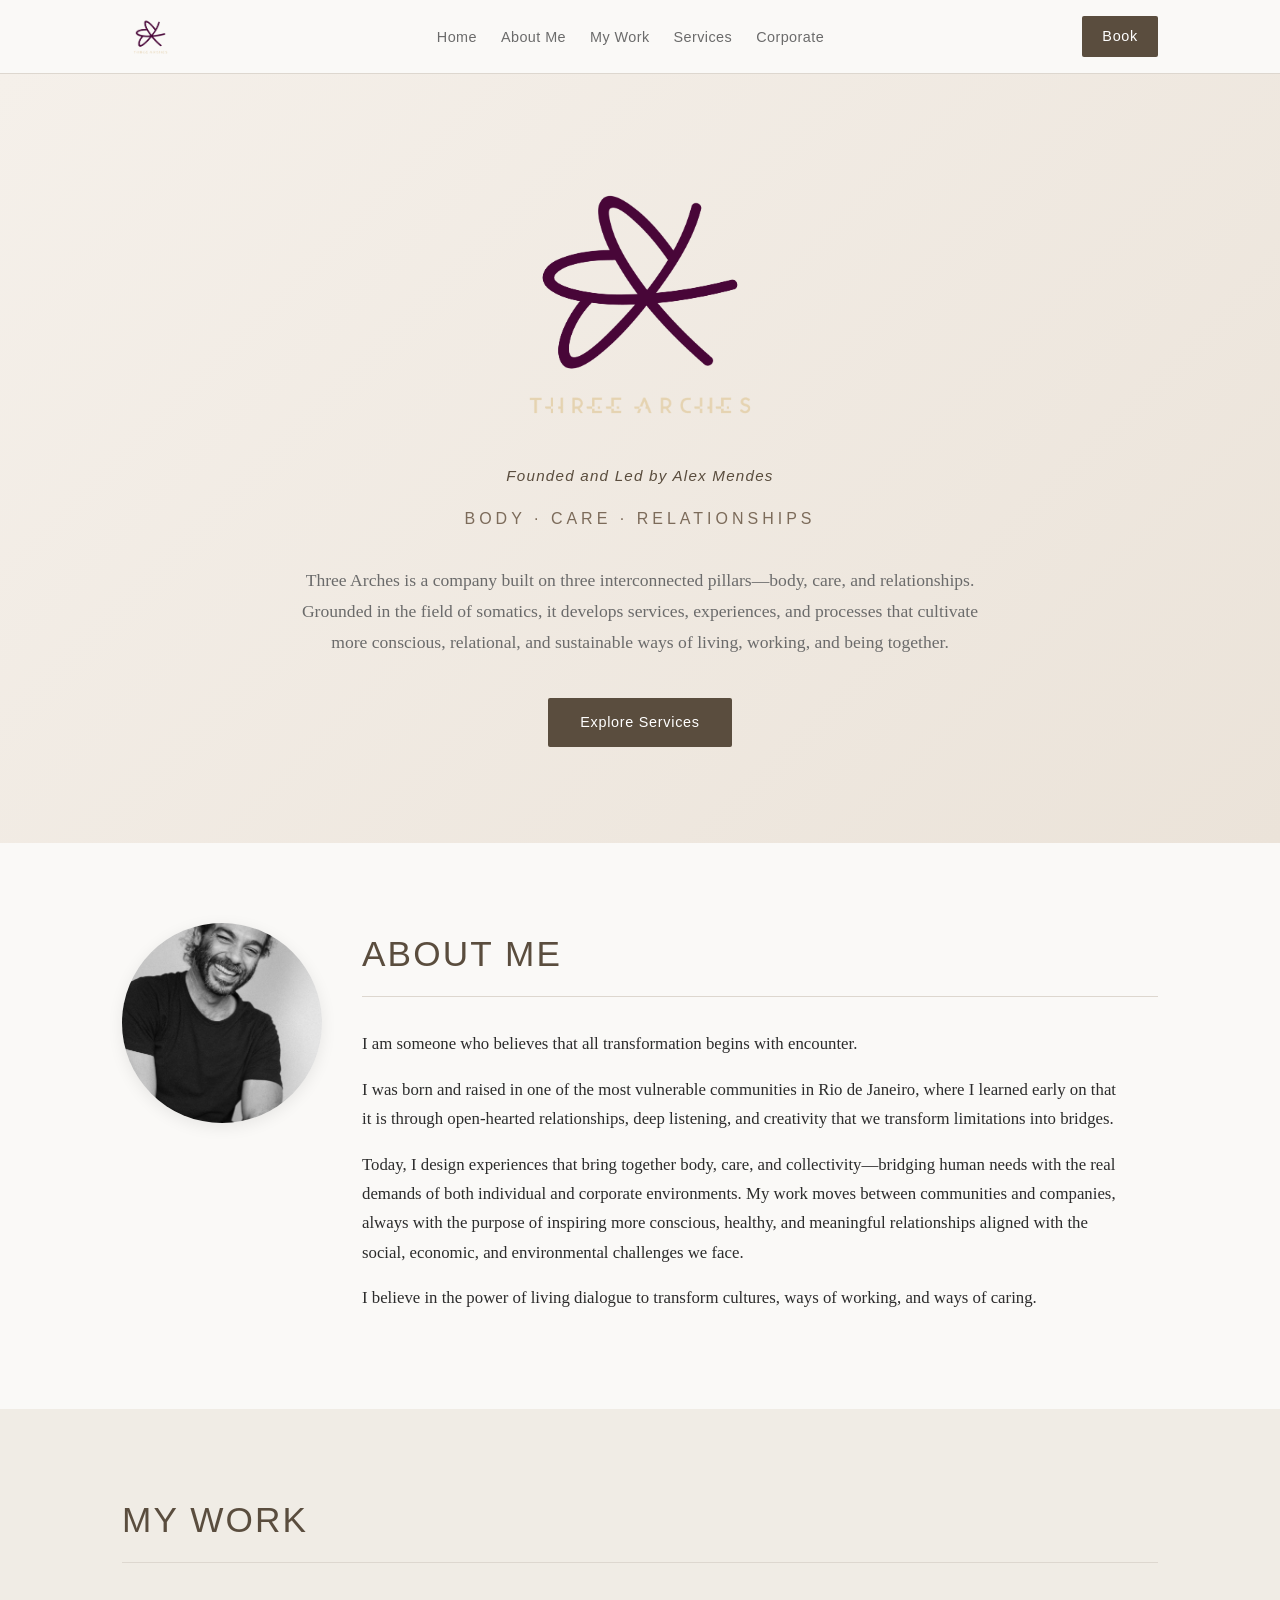
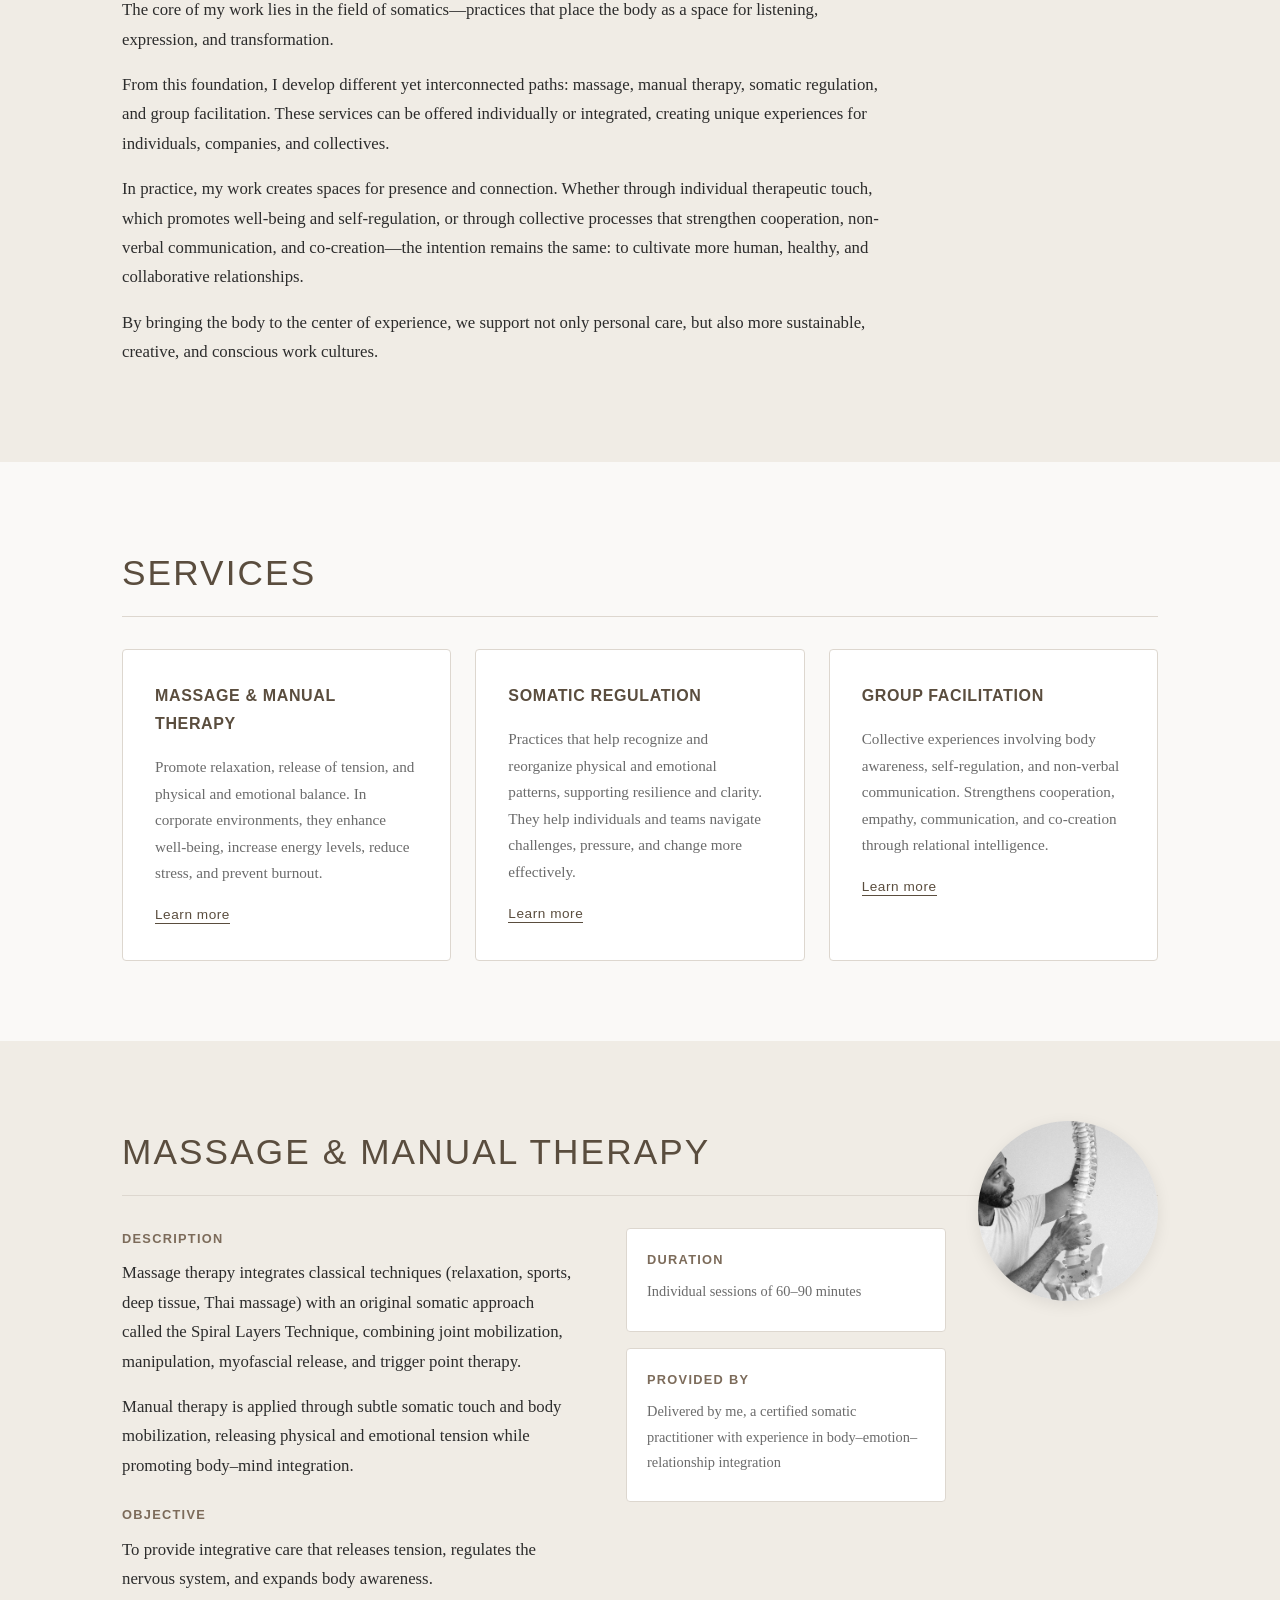
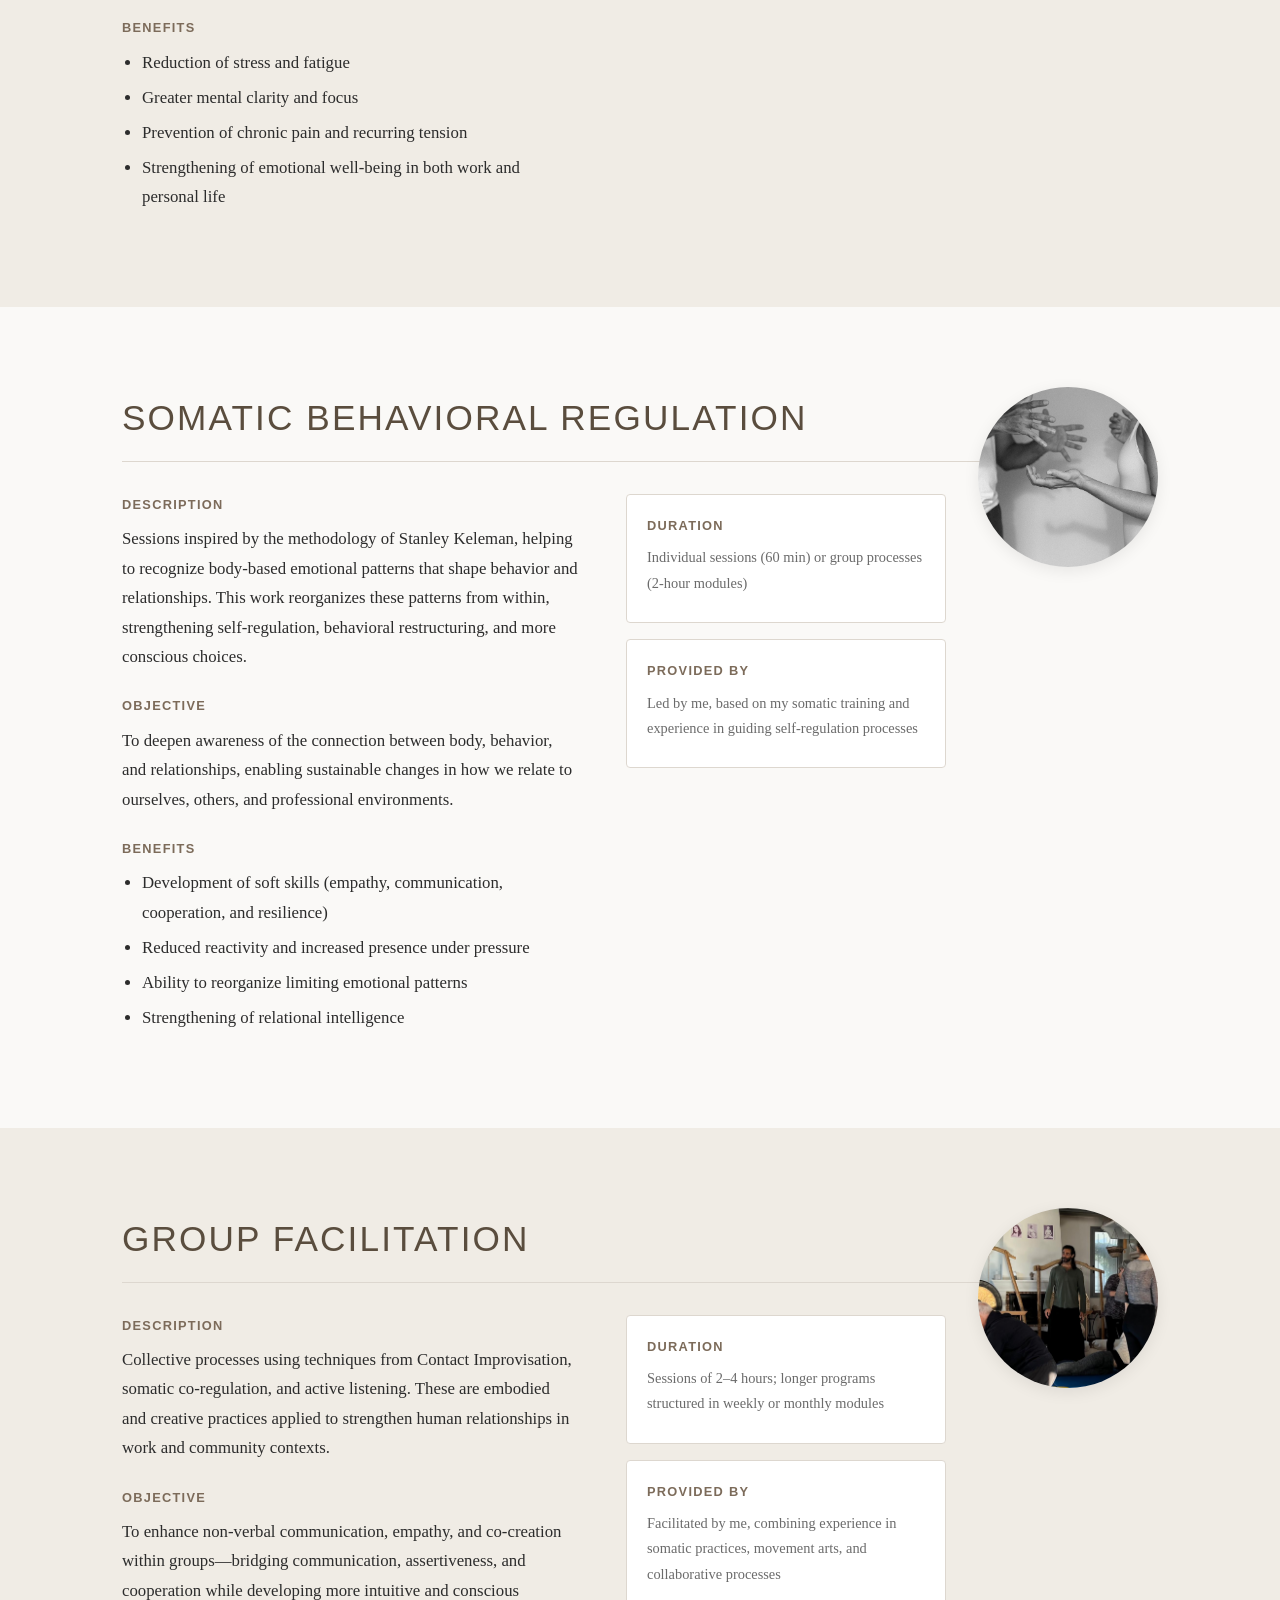
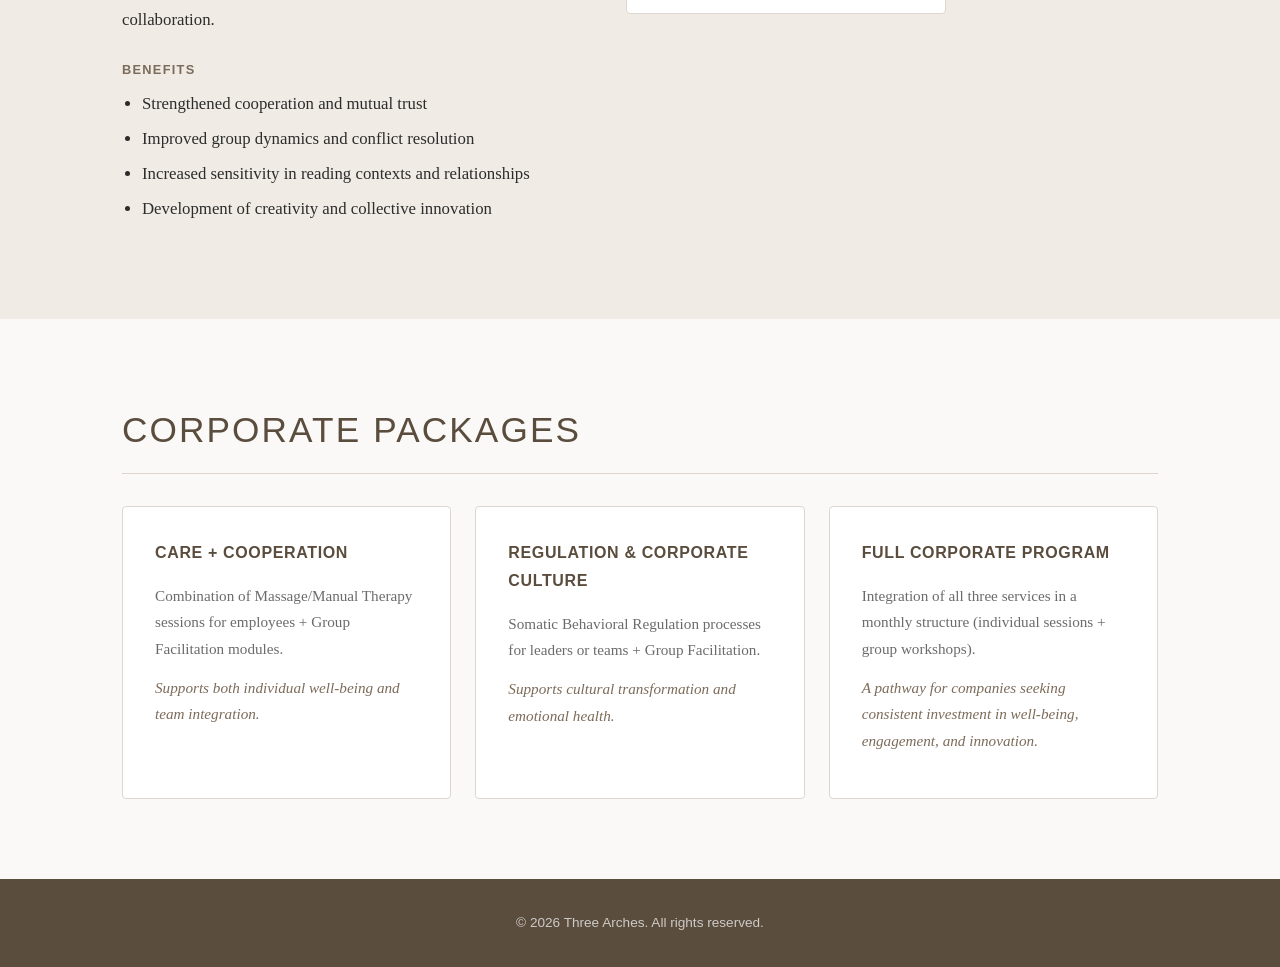
<file: index.html>
<!DOCTYPE html>
<html lang="en">
<head>
  <meta charset="UTF-8" />
  <meta name="viewport" content="width=device-width, initial-scale=1.0" />
  <title>Three Arches</title>
  <link rel="stylesheet" href="style.css" />
</head>
<body>

  <header>
    <nav>
      <a href="#home" class="logo">
        <img src="images/Three-Arches-Logo-A-Vinho.png" alt="Three Arches" />
      </a>
      <ul>
        <li><a href="#home">Home</a></li>
        <li><a href="#about">About Me</a></li>
        <li><a href="#work">My Work</a></li>
        <li><a href="#services">Services</a></li>
        <li><a href="#corporate">Corporate</a></li>
      </ul>
      <a href="booking.html" class="nav-book">Book</a>
    </nav>
  </header>

  <!-- HOME -->
  <section id="home" class="hero">
    <div class="container">
      <img src="images/Three-Arches-Logo-A-Vinho.png" alt="Three Arches" class="hero-logo" />
      <p class="founder">Founded and Led by Alex Mendes</p>
      <p class="tagline">Body · Care · Relationships</p>
      <p class="intro">
        Three Arches is a company built on three interconnected pillars—body, care, and relationships.
        Grounded in the field of somatics, it develops services, experiences, and processes that cultivate
        more conscious, relational, and sustainable ways of living, working, and being together.
      </p>
      <a href="#services" class="btn">Explore Services</a>
    </div>
  </section>

  <!-- ABOUT ME -->
  <section id="about" class="section">
    <div class="container about-grid">
      <div class="about-photo">
        <img src="images/alexandre2.jpeg" alt="Portrait" />
      </div>
      <div class="about-text">
      <h2>About Me</h2>
      <p>
        I am someone who believes that all transformation begins with encounter.
      </p>
      <p>
        I was born and raised in one of the most vulnerable communities in Rio de Janeiro, where I learned
        early on that it is through open-hearted relationships, deep listening, and creativity that we
        transform limitations into bridges.
      </p>
      <p>
        Today, I design experiences that bring together body, care, and collectivity—bridging human needs
        with the real demands of both individual and corporate environments. My work moves between communities
        and companies, always with the purpose of inspiring more conscious, healthy, and meaningful relationships
        aligned with the social, economic, and environmental challenges we face.
      </p>
      <p>
        I believe in the power of living dialogue to transform cultures, ways of working, and ways of caring.
      </p>
      </div>
    </div>
  </section>

  <!-- MY WORK -->
  <section id="work" class="section section-alt">
    <div class="container">
      <h2>My Work</h2>
      <p>
        The core of my work lies in the field of somatics—practices that place the body as a space for
        listening, expression, and transformation.
      </p>
      <p>
        From this foundation, I develop different yet interconnected paths: massage, manual therapy, somatic
        regulation, and group facilitation. These services can be offered individually or integrated, creating
        unique experiences for individuals, companies, and collectives.
      </p>
      <p>
        In practice, my work creates spaces for presence and connection. Whether through individual therapeutic
        touch, which promotes well-being and self-regulation, or through collective processes that strengthen
        cooperation, non-verbal communication, and co-creation—the intention remains the same: to cultivate
        more human, healthy, and collaborative relationships.
      </p>
      <p>
        By bringing the body to the center of experience, we support not only personal care, but also more
        sustainable, creative, and conscious work cultures.
      </p>
    </div>
  </section>

  <!-- SERVICES OVERVIEW -->
  <section id="services" class="section">
    <div class="container">
      <h2>Services</h2>
      <div class="cards">

        <div class="card">
          <h3>Massage &amp; Manual Therapy</h3>
          <p>
            Promote relaxation, release of tension, and physical and emotional balance. In corporate
            environments, they enhance well-being, increase energy levels, reduce stress, and prevent burnout.
          </p>
          <a href="#massage" class="btn-link">Learn more</a>
        </div>

        <div class="card">
          <h3>Somatic Regulation</h3>
          <p>
            Practices that help recognize and reorganize physical and emotional patterns, supporting resilience
            and clarity. They help individuals and teams navigate challenges, pressure, and change more effectively.
          </p>
          <a href="#regulation" class="btn-link">Learn more</a>
        </div>

        <div class="card">
          <h3>Group Facilitation</h3>
          <p>
            Collective experiences involving body awareness, self-regulation, and non-verbal communication.
            Strengthens cooperation, empathy, communication, and co-creation through relational intelligence.
          </p>
          <a href="#facilitation" class="btn-link">Learn more</a>
        </div>

      </div>
    </div>
  </section>

  <!-- SERVICE DETAIL: MASSAGE -->
  <section id="massage" class="section section-alt">
    <div class="container">
      <div class="service-photo">
        <img src="images/alexandre1.jpeg" alt="Massage and Manual Therapy" />
      </div>
      <h2>Massage &amp; Manual Therapy</h2>
      <div class="service-detail">
        <div>
          <h4>Description</h4>
          <p>
            Massage therapy integrates classical techniques (relaxation, sports, deep tissue, Thai massage)
            with an original somatic approach called the Spiral Layers Technique, combining joint mobilization,
            manipulation, myofascial release, and trigger point therapy.
          </p>
          <p>
            Manual therapy is applied through subtle somatic touch and body mobilization, releasing physical
            and emotional tension while promoting body–mind integration.
          </p>

          <h4>Objective</h4>
          <p>
            To provide integrative care that releases tension, regulates the nervous system, and expands
            body awareness.
          </p>

          <h4>Benefits</h4>
          <ul>
            <li>Reduction of stress and fatigue</li>
            <li>Greater mental clarity and focus</li>
            <li>Prevention of chronic pain and recurring tension</li>
            <li>Strengthening of emotional well-being in both work and personal life</li>
          </ul>
        </div>
        <div class="service-meta">
          <div class="meta-block">
            <h4>Duration</h4>
            <p>Individual sessions of 60–90 minutes</p>
          </div>
          <div class="meta-block">
            <h4>Provided by</h4>
            <p>Delivered by me, a certified somatic practitioner with experience in body–emotion–relationship integration</p>
          </div>
        </div>
      </div>
    </div>
  </section>

  <!-- SERVICE DETAIL: REGULATION -->
  <section id="regulation" class="section">
    <div class="container">
      <div class="service-photo">
        <img src="images/alesandre5.jpeg" alt="Somatic Behavioral Regulation" />
      </div>
      <h2>Somatic Behavioral Regulation</h2>
      <div class="service-detail">
        <div>
          <h4>Description</h4>
          <p>
            Sessions inspired by the methodology of Stanley Keleman, helping to recognize body-based
            emotional patterns that shape behavior and relationships. This work reorganizes these patterns
            from within, strengthening self-regulation, behavioral restructuring, and more conscious choices.
          </p>

          <h4>Objective</h4>
          <p>
            To deepen awareness of the connection between body, behavior, and relationships, enabling
            sustainable changes in how we relate to ourselves, others, and professional environments.
          </p>

          <h4>Benefits</h4>
          <ul>
            <li>Development of soft skills (empathy, communication, cooperation, and resilience)</li>
            <li>Reduced reactivity and increased presence under pressure</li>
            <li>Ability to reorganize limiting emotional patterns</li>
            <li>Strengthening of relational intelligence</li>
          </ul>
        </div>
        <div class="service-meta">
          <div class="meta-block">
            <h4>Duration</h4>
            <p>Individual sessions (60 min) or group processes (2-hour modules)</p>
          </div>
          <div class="meta-block">
            <h4>Provided by</h4>
            <p>Led by me, based on my somatic training and experience in guiding self-regulation processes</p>
          </div>
        </div>
      </div>
    </div>
  </section>

  <!-- SERVICE DETAIL: FACILITATION -->
  <section id="facilitation" class="section section-alt">
    <div class="container">
      <div class="service-photo">
        <img src="images/alexandre5.jpg" alt="Group Facilitation" />
      </div>
      <h2>Group Facilitation</h2>
      <div class="service-detail">
        <div>
          <h4>Description</h4>
          <p>
            Collective processes using techniques from Contact Improvisation, somatic co-regulation, and
            active listening. These are embodied and creative practices applied to strengthen human
            relationships in work and community contexts.
          </p>

          <h4>Objective</h4>
          <p>
            To enhance non-verbal communication, empathy, and co-creation within groups—bridging
            communication, assertiveness, and cooperation while developing more intuitive and conscious
            collaboration.
          </p>

          <h4>Benefits</h4>
          <ul>
            <li>Strengthened cooperation and mutual trust</li>
            <li>Improved group dynamics and conflict resolution</li>
            <li>Increased sensitivity in reading contexts and relationships</li>
            <li>Development of creativity and collective innovation</li>
          </ul>
        </div>
        <div class="service-meta">
          <div class="meta-block">
            <h4>Duration</h4>
            <p>Sessions of 2–4 hours; longer programs structured in weekly or monthly modules</p>
          </div>
          <div class="meta-block">
            <h4>Provided by</h4>
            <p>Facilitated by me, combining experience in somatic practices, movement arts, and collaborative processes</p>
          </div>
        </div>
      </div>
    </div>
  </section>

  <!-- CORPORATE PACKAGES -->
  <section id="corporate" class="section">
    <div class="container">
      <h2>Corporate Packages</h2>
      <div class="cards">

        <div class="card">
          <h3>Care + Cooperation</h3>
          <p>
            Combination of Massage/Manual Therapy sessions for employees + Group Facilitation modules.
          </p>
          <p class="highlight">Supports both individual well-being and team integration.</p>
        </div>

        <div class="card">
          <h3>Regulation &amp; Corporate Culture</h3>
          <p>
            Somatic Behavioral Regulation processes for leaders or teams + Group Facilitation.
          </p>
          <p class="highlight">Supports cultural transformation and emotional health.</p>
        </div>

        <div class="card">
          <h3>Full Corporate Program</h3>
          <p>
            Integration of all three services in a monthly structure (individual sessions + group workshops).
          </p>
          <p class="highlight">A pathway for companies seeking consistent investment in well-being, engagement, and innovation.</p>
        </div>

      </div>
    </div>
  </section>

  <footer>
    <div class="container">
      <p>&copy; 2026 Three Arches. All rights reserved.</p>
    </div>
  </footer>

</body>
</html>
</file>
<file: style.css>
*, *::before, *::after {
  box-sizing: border-box;
  margin: 0;
  padding: 0;
}

:root {
  --color-bg: #faf9f7;
  --color-bg-alt: #f0ece5;
  --color-text: #2c2c2c;
  --color-muted: #6b6b6b;
  --color-accent: #7c6b5a;
  --color-accent-dark: #5a4d3e;
  --color-border: #ddd7cf;
  --font-body: 'Georgia', serif;
  --font-sans: 'Helvetica Neue', Arial, sans-serif;
  --max-width: 1100px;
  --spacing: 2rem;
}

html {
  scroll-behavior: smooth;
}

body {
  font-family: var(--font-body);
  background: var(--color-bg);
  color: var(--color-text);
  line-height: 1.75;
  font-size: 1.05rem;
}

/* NAV */
header {
  position: sticky;
  top: 0;
  z-index: 100;
  background: var(--color-bg);
  border-bottom: 1px solid var(--color-border);
}

nav {
  max-width: var(--max-width);
  margin: 0 auto;
  padding: 1rem var(--spacing);
  display: flex;
  align-items: center;
  justify-content: space-between;
  gap: 1rem;
}

.logo {
  display: inline-flex;
  align-items: center;
  text-decoration: none;
}

.logo img {
  height: 40px;
  width: auto;
  display: block;
}

nav ul {
  list-style: none;
  display: flex;
  gap: 1.5rem;
  flex-wrap: wrap;
}

nav a {
  text-decoration: none;
  font-family: var(--font-sans);
  font-size: 0.9rem;
  color: var(--color-muted);
  letter-spacing: 0.03em;
  transition: color 0.2s;
}

nav a:hover {
  color: var(--color-accent-dark);
}

.nav-book {
  display: inline-block;
  padding: 0.5rem 1.25rem;
  background: var(--color-accent-dark);
  color: #fff !important;
  font-family: var(--font-sans);
  font-size: 0.9rem;
  letter-spacing: 0.05em;
  text-decoration: none;
  border-radius: 2px;
  transition: background 0.2s;
  white-space: nowrap;
}

.nav-book:hover {
  background: var(--color-accent);
  color: #fff !important;
}

/* CONTAINER */
.container {
  max-width: var(--max-width);
  margin: 0 auto;
  padding: 0 var(--spacing);
}

/* HERO */
.hero {
  padding: 6rem var(--spacing);
  text-align: center;
  background: linear-gradient(135deg, #f5f0ea 0%, #ebe3d9 100%);
}

.hero-logo {
  width: clamp(220px, 40vw, 380px);
  height: auto;
  display: block;
  margin: 0 auto 1.5rem;
}

.founder {
  font-family: var(--font-sans);
  font-size: 0.95rem;
  letter-spacing: 0.08em;
  color: var(--color-accent-dark);
  margin-bottom: 1rem;
  font-style: italic;
}

.tagline {
  font-family: var(--font-sans);
  font-size: 1rem;
  letter-spacing: 0.25em;
  text-transform: uppercase;
  color: var(--color-accent);
  margin-bottom: 2rem;
}

.intro {
  max-width: 680px;
  margin: 0 auto 2.5rem;
  color: var(--color-muted);
  font-size: 1.1rem;
}

.btn {
  display: inline-block;
  padding: 0.75rem 2rem;
  background: var(--color-accent-dark);
  color: #fff;
  text-decoration: none;
  font-family: var(--font-sans);
  font-size: 0.9rem;
  letter-spacing: 0.05em;
  border-radius: 2px;
  transition: background 0.2s;
}

.btn:hover {
  background: var(--color-accent);
}

/* SECTIONS */
.section {
  padding: 5rem var(--spacing);
}

.section-alt {
  background: var(--color-bg-alt);
}

.section h2 {
  font-family: var(--font-sans);
  font-size: clamp(1.6rem, 3vw, 2.2rem);
  font-weight: 300;
  letter-spacing: 0.06em;
  text-transform: uppercase;
  color: var(--color-accent-dark);
  margin-bottom: 2rem;
  padding-bottom: 0.75rem;
  border-bottom: 1px solid var(--color-border);
}

.section p {
  max-width: 760px;
  margin-bottom: 1rem;
  color: var(--color-text);
}

/* ABOUT */
.about-grid {
  display: grid;
  grid-template-columns: 200px 1fr;
  gap: 2.5rem;
  align-items: start;
}

.about-photo img {
  width: 100%;
  height: auto;
  border-radius: 50%;
  aspect-ratio: 1 / 1;
  object-fit: cover;
  display: block;
  box-shadow: 0 4px 16px rgba(0,0,0,0.08);
}

.about-text h2 {
  margin-top: 0;
}

/* SERVICE PHOTO */
.service-photo {
  width: 180px;
  height: 180px;
  float: right;
  margin: 0 0 1.5rem 2rem;
  border-radius: 50%;
  overflow: hidden;
  box-shadow: 0 4px 16px rgba(0,0,0,0.08);
}

.service-photo img {
  width: 100%;
  height: 100%;
  object-fit: cover;
  display: block;
}

/* CARDS */
.cards {
  display: grid;
  grid-template-columns: repeat(auto-fit, minmax(280px, 1fr));
  gap: 1.5rem;
  margin-top: 1rem;
}

.card {
  background: #fff;
  border: 1px solid var(--color-border);
  border-radius: 4px;
  padding: 2rem;
}

.card h3 {
  font-family: var(--font-sans);
  font-size: 1rem;
  font-weight: 600;
  letter-spacing: 0.04em;
  text-transform: uppercase;
  color: var(--color-accent-dark);
  margin-bottom: 1rem;
}

.card p {
  font-size: 0.95rem;
  color: var(--color-muted);
  margin-bottom: 0.75rem;
}

.highlight {
  color: var(--color-accent) !important;
  font-style: italic;
}

.btn-link {
  font-family: var(--font-sans);
  font-size: 0.85rem;
  letter-spacing: 0.04em;
  color: var(--color-accent-dark);
  text-decoration: none;
  border-bottom: 1px solid var(--color-accent-dark);
  padding-bottom: 1px;
  transition: opacity 0.2s;
}

.btn-link:hover {
  opacity: 0.6;
}

/* SERVICE DETAIL */
.service-detail {
  display: grid;
  grid-template-columns: 1fr 320px;
  gap: 3rem;
  align-items: start;
}

.service-detail h4 {
  font-family: var(--font-sans);
  font-size: 0.8rem;
  font-weight: 700;
  letter-spacing: 0.1em;
  text-transform: uppercase;
  color: var(--color-accent);
  margin-top: 1.5rem;
  margin-bottom: 0.5rem;
}

.service-detail h4:first-child {
  margin-top: 0;
}

.service-detail ul {
  padding-left: 1.25rem;
  color: var(--color-text);
  margin-bottom: 1rem;
}

.service-detail ul li {
  margin-bottom: 0.35rem;
}

.service-meta {
  position: sticky;
  top: 80px;
}

.meta-block {
  background: #fff;
  border: 1px solid var(--color-border);
  border-radius: 4px;
  padding: 1.25rem;
  margin-bottom: 1rem;
}

.meta-block h4 {
  margin-top: 0;
}

.meta-block p {
  font-size: 0.9rem;
  color: var(--color-muted);
  margin-bottom: 0.4rem;
}

.pricing p strong {
  color: var(--color-text);
}

/* BOOKING */
.booking-frame {
  margin-top: 1.5rem;
  border: 1px solid var(--color-border);
  border-radius: 4px;
  overflow: hidden;
  background: #fff;
}

.booking-frame iframe {
  display: block;
  width: 100%;
  min-height: 900px;
  border: 0;
}

@media (max-width: 768px) {
  .booking-frame iframe {
    min-height: 1200px;
  }
}

/* FOOTER */
footer {
  background: var(--color-accent-dark);
  color: rgba(255,255,255,0.7);
  text-align: center;
  padding: 2rem var(--spacing);
  font-family: var(--font-sans);
  font-size: 0.85rem;
}

/* RESPONSIVE */
@media (max-width: 768px) {
  nav ul {
    display: none;
  }

  .nav-book {
    padding: 0.45rem 1rem;
    font-size: 0.85rem;
  }

  .logo img {
    height: 32px;
  }

  .service-detail {
    grid-template-columns: 1fr;
  }

  .about-grid {
    grid-template-columns: 1fr;
    gap: 1.5rem;
  }

  .about-photo {
    max-width: 160px;
    margin: 0 auto;
  }

  .service-photo {
    float: none;
    margin: 0 auto 1.5rem;
    width: 140px;
    height: 140px;
  }

  .service-meta {
    position: static;
  }

  .hero {
    padding: 4rem var(--spacing);
  }

  .section {
    padding: 3rem var(--spacing);
  }
}
</file>
